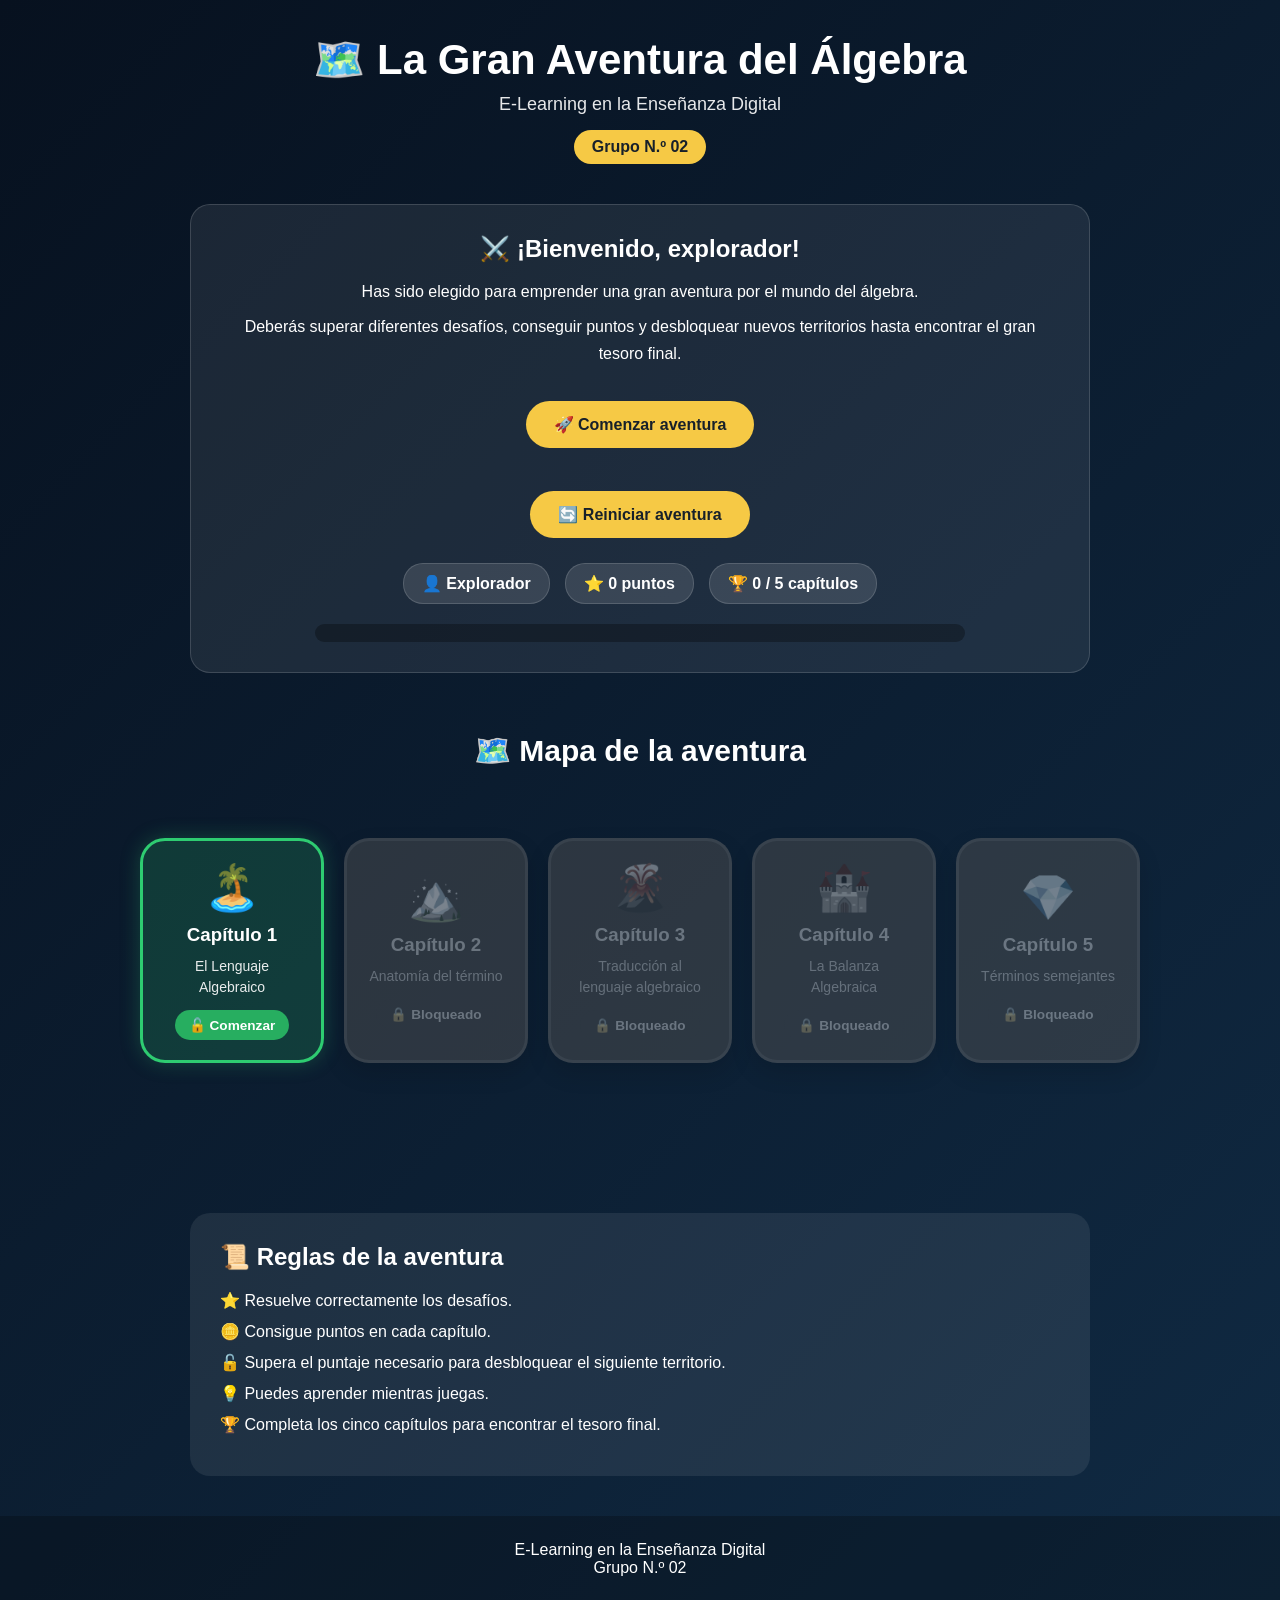
<file: index.html>
<!DOCTYPE html>
<html lang="es">
<head>
    <meta charset="UTF-8">
    <meta name="viewport" content="width=device-width, initial-scale=1.0">

    <title>La Gran Aventura del Álgebra</title>

    <link rel="stylesheet" href="css/estilos.css">
    <link rel="stylesheet" href="css/mapa.css">
</head>

<body>

    <!-- ENCABEZADO -->

    <header>

        <h1>🗺️ La Gran Aventura del Álgebra</h1>

        <p>
            E-Learning en la Enseñanza Digital
        </p>

        <div class="grupo">
            Grupo N.º 02
        </div>

    </header>


    <!-- BIENVENIDA -->

    <section class="bienvenida">

        <h2>⚔️ ¡Bienvenido, explorador!</h2>

        <p>
            Has sido elegido para emprender una gran aventura
            por el mundo del álgebra.
        </p>

        <p>
            Deberás superar diferentes desafíos, conseguir puntos
            y desbloquear nuevos territorios hasta encontrar
            el gran tesoro final.
        </p>

        <button class="btn" onclick="comenzarAventura()">
            🚀 Comenzar aventura
        </button>
        <br><br>

<button
    class="btn"
    onclick="reiniciarAventura()"
>
    🔄 Reiniciar aventura
</button>
        <div class="panel-progreso">

    <div class="dato-progreso">
        👤 <span id="nombreMostrar">
            Explorador
        </span>
    </div>

    <div class="dato-progreso">
        ⭐ <span id="puntos">0</span> puntos
    </div>

    <div class="dato-progreso">
        🏆 <span id="textoProgreso">
            0 / 5 capítulos
        </span>
    </div>

</div>


<div class="progreso-contenedor">

    <div
        id="barraProgreso"
        class="barra-progreso"
    ></div>

</div>

    </section>


    <!-- MAPA -->

    <section class="mapa">

    <h2>🗺️ Mapa de la aventura</h2>

    <div class="mapa-aventura">

        <div class="camino"></div>

        <div class="capitulos-mapa">

        <!-- CAPÍTULO 1 -->
        <div
            class="capitulo disponible"
            onclick="abrirCapitulo(1)"
        >

            <div class="numero">🏝️</div>

            <h3>Capítulo 1</h3>

            <p>
                El Lenguaje Algebraico
            </p>

            <span class="estado disponible">
                🔓 Comenzar
            </span>

        </div>


        <!-- CAPÍTULO 2 -->
        <div
            class="capitulo bloqueado"
            id="capitulo2"
        >

            <div class="numero">🏔️</div>

            <h3>Capítulo 2</h3>

            <p>
                Anatomía del término
            </p>

            <span class="estado bloqueado">
                🔒 Bloqueado
            </span>

        </div>


        <!-- CAPÍTULO 3 -->
        <div
            class="capitulo bloqueado"
            id="capitulo3"
        >

            <div class="numero">🌋</div>

            <h3>Capítulo 3</h3>

            <p>
                Traducción al lenguaje algebraico
            </p>

            <span class="estado bloqueado">
                🔒 Bloqueado
            </span>

        </div>


        <!-- CAPÍTULO 4 -->
        <div
            class="capitulo bloqueado"
            id="capitulo4"
        >

            <div class="numero">🏰</div>

            <h3>Capítulo 4</h3>

            <p>
                La Balanza Algebraica
            </p>

            <span class="estado bloqueado">
                🔒 Bloqueado
            </span>

        </div>


        <!-- CAPÍTULO 5 -->
        <div
            class="capitulo bloqueado"
            id="capitulo5"
        >

            <div class="numero">💎</div>

            <h3>Capítulo 5</h3>

            <p>
                Términos semejantes
            </p>

            <span class="estado bloqueado">
                🔒 Bloqueado
            </span>

        </div>

    </div>

</section>


    <!-- REGLAS -->

    <section class="reglas">

        <h2>📜 Reglas de la aventura</h2>

        <ul>

            <li>
                ⭐ Resuelve correctamente los desafíos.
            </li>

            <li>
                🪙 Consigue puntos en cada capítulo.
            </li>

            <li>
                🔓 Supera el puntaje necesario para desbloquear
                el siguiente territorio.
            </li>

            <li>
                💡 Puedes aprender mientras juegas.
            </li>

            <li>
                🏆 Completa los cinco capítulos para encontrar
                el tesoro final.
            </li>

        </ul>

    </section>


    <!-- PIE -->

    <footer>

        <p>
            E-Learning en la Enseñanza Digital
        </p>

        <p>
            Grupo N.º 02
        </p>

    </footer>


    <!-- JAVASCRIPT -->

<script src="js/progreso.js"></script>
<script src="js/app.js"></script>

</body>
</html>
</file>
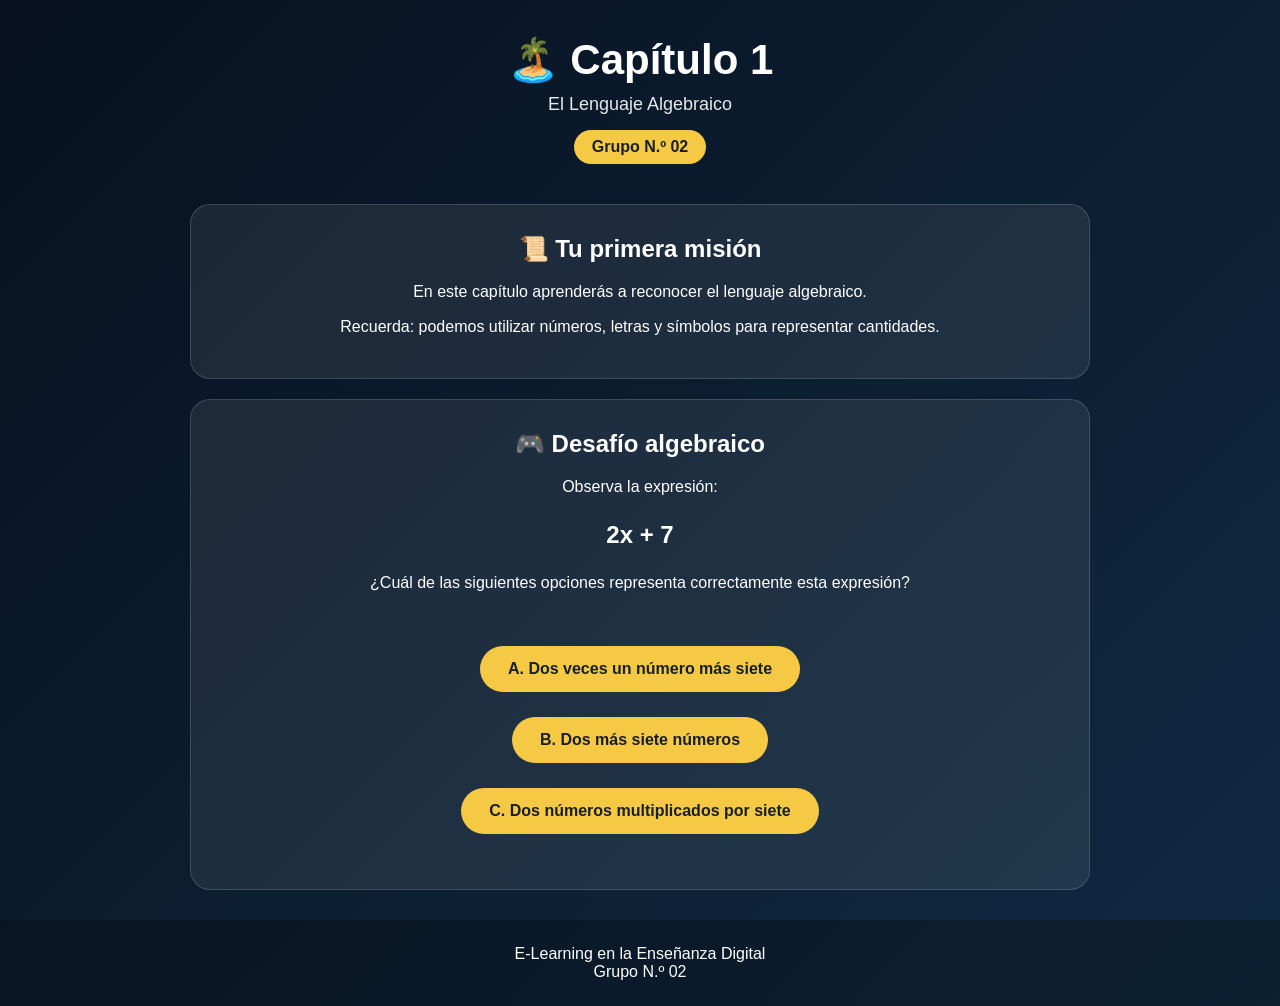
<file: capitulos/capitulo1.html>
<!DOCTYPE html>

<html lang="es">

<head>

    <meta charset="UTF-8">

    <meta
        name="viewport"
        content="width=device-width, initial-scale=1.0"
    >

    <title>Capítulo 1 - El Lenguaje Algebraico</title>

    <link
        rel="stylesheet"
        href="../css/estilos.css"
    >

</head>


<body>


<header>

    <h1>🏝️ Capítulo 1</h1>

    <p>
        El Lenguaje Algebraico
    </p>

    <div class="grupo">
        Grupo N.º 02
    </div>

</header>


<section class="bienvenida">

    <h2>
        📜 Tu primera misión
    </h2>

    <p>
        En este capítulo aprenderás a reconocer
        el lenguaje algebraico.
    </p>

    <p>
        Recuerda: podemos utilizar números,
        letras y símbolos para representar
        cantidades.
    </p>

</section>


<section class="bienvenida">

    <h2>
        🎮 Desafío algebraico
    </h2>

    <p>
        Observa la expresión:
    </p>

    <h2 style="margin: 20px;">
        2x + 7
    </h2>

    <p>
        ¿Cuál de las siguientes opciones
        representa correctamente esta expresión?
    </p>


    <div style="margin-top: 25px;">

        <button
            class="btn"
            onclick="responder(1)"
        >
            A. Dos veces un número más siete
        </button>

        <br>

        <button
            class="btn"
            onclick="responder(2)"
        >
            B. Dos más siete números
        </button>

        <br>

        <button
            class="btn"
            onclick="responder(3)"
        >
            C. Dos números multiplicados por siete
        </button>

    </div>


    <div
        id="resultado"
        style="
            margin-top:25px;
            font-size:20px;
            font-weight:bold;
        "
    ></div>

</section>


<footer>

    <p>
        E-Learning en la Enseñanza Digital
    </p>

    <p>
        Grupo N.º 02
    </p>

</footer>


<script src="../js/progreso.js"></script>


<script>

function responder(opcion) {

    const resultado =
        document.getElementById("resultado");


    if (opcion === 1) {

        resultado.innerHTML =
            "🎉 ¡Excelente! Respuesta correcta.<br>" +
            "Has ganado 100 puntos. ⭐";

        sumarPuntos(100);

        completarCapitulo(1);

        setTimeout(function() {

            alert(
                "🏆 ¡CAPÍTULO 1 SUPERADO!\n\n" +
                "Has desbloqueado el Capítulo 2."
            );

            window.location.href =
                "../index.html";

        }, 1500);


    } else {

        resultado.innerHTML =
            "❌ Respuesta incorrecta.<br>" +
            "💡 Recuerda que 2x significa " +
            "dos veces un número.";

    }

}

</script>


</body>

</html>
</file>
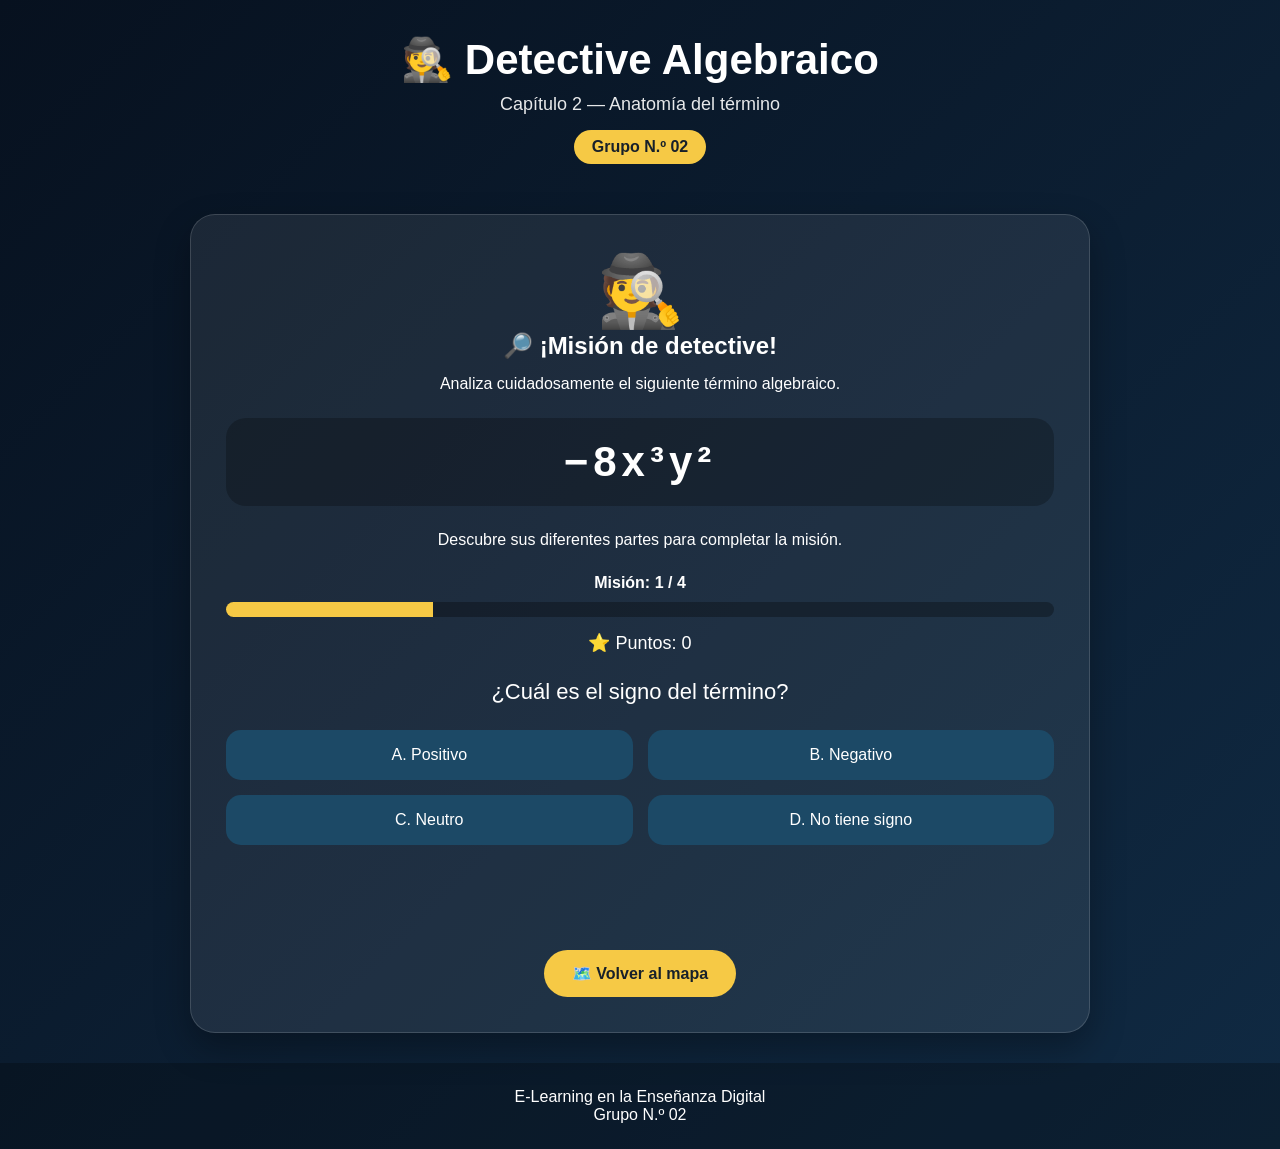
<file: capitulos/capitulo2.html>
<!DOCTYPE html>
<html lang="es">

<head>

    <meta charset="UTF-8">

    <meta
        name="viewport"
        content="width=device-width, initial-scale=1.0"
    >

    <title>Capítulo 2 - Detective Algebraico</title>

    <link
        rel="stylesheet"
        href="../css/estilos.css"
    >

    <style>

        /* =================================
           DETECTIVE ALGEBRAICO
        ================================= */

        .detective {

            max-width: 900px;

            margin: 30px auto;

            padding: 35px;

            text-align: center;

            background:
                rgba(255,255,255,0.08);

            border-radius: 25px;

            border:
                1px solid rgba(255,255,255,0.15);

            box-shadow:
                0 15px 35px rgba(0,0,0,0.3);

        }


        .personaje {

            font-size: 70px;

            animation:
                detectiveFlota 2s
                ease-in-out infinite;

        }


        @keyframes detectiveFlota {

            0% {
                transform: translateY(0);
            }

            50% {
                transform: translateY(-10px);
            }

            100% {
                transform: translateY(0);
            }

        }


        .termino {

            margin: 25px 0;

            padding: 20px;

            border-radius: 20px;

            background:
                rgba(0,0,0,0.25);

            font-size: 42px;

            font-weight: bold;

            letter-spacing: 5px;

        }


        .pregunta {

            margin-top: 25px;

            font-size: 22px;

        }


        .opciones {

            display: grid;

            grid-template-columns:
                repeat(2, 1fr);

            gap: 15px;

            margin-top: 25px;

        }


        .opcion {

            padding: 16px;

            border: none;

            border-radius: 15px;

            background: #1c4966;

            color: white;

            font-size: 16px;

            cursor: pointer;

            transition: 0.3s;

        }


        .opcion:hover {

            transform:
                translateY(-4px);

            background: #276589;

        }


        .correcta {

            background: #27ae60 !important;

        }


        .incorrecta {

            background: #c0392b !important;

        }


        .resultado {

            min-height: 60px;

            margin-top: 25px;

            font-size: 19px;

            font-weight: bold;

        }


        .progreso-juego {

            margin-top: 25px;

            font-weight: bold;

        }


        .barra-juego {

            height: 15px;

            margin-top: 10px;

            background:
                rgba(0,0,0,0.3);

            border-radius: 20px;

            overflow: hidden;

        }


        .barra-juego-interior {

            width: 25%;

            height: 100%;

            background: #f6c945;

            transition:
                width 0.5s ease;

        }


        .puntos-juego {

            margin-top: 15px;

            font-size: 18px;

        }


        .volver {

            margin-top: 20px;

        }


        @media (max-width: 600px) {

            .opciones {

                grid-template-columns: 1fr;

            }

            .termino {

                font-size: 30px;

            }

        }

    </style>

</head>


<body>


<header>

    <h1>🕵️ Detective Algebraico</h1>

    <p>
        Capítulo 2 — Anatomía del término
    </p>

    <div class="grupo">
        Grupo N.º 02
    </div>

</header>


<section class="detective">

    <div class="personaje">
        🕵️
    </div>


    <h2>
        🔎 ¡Misión de detective!
    </h2>


    <p style="margin-top:15px;">

        Analiza cuidadosamente el siguiente
        término algebraico.

    </p>


    <div class="termino">

        −8x³y²

    </div>


    <p>

        Descubre sus diferentes partes
        para completar la misión.

    </p>


    <!-- PROGRESO -->

    <div class="progreso-juego">

        Misión:

        <span id="numeroPregunta">
            1
        </span>
        / 4

        <div class="barra-juego">

            <div
                id="barraJuego"
                class="barra-juego-interior"
            ></div>

        </div>

    </div>


    <!-- PUNTOS -->

    <div class="puntos-juego">

        ⭐ Puntos:

        <span id="puntosJuego">
            0
        </span>

    </div>


    <!-- PREGUNTA -->

    <div class="pregunta">

        ¿Cuál es el signo del término?

    </div>


    <!-- OPCIONES -->

    <div
        id="opciones"
        class="opciones"
    >

        <button
            class="opcion"
            onclick="responder(1)"
        >
            A. Positivo
        </button>


        <button
            class="opcion"
            onclick="responder(2)"
        >
            B. Negativo
        </button>


        <button
            class="opcion"
            onclick="responder(3)"
        >
            C. Neutro
        </button>


        <button
            class="opcion"
            onclick="responder(4)"
        >
            D. No tiene signo
        </button>

    </div>


    <!-- RESULTADO -->

    <div
        id="resultado"
        class="resultado"
    ></div>


    <!-- VOLVER -->

    <button
        class="btn volver"
        onclick="volverMapa()"
    >
        🗺️ Volver al mapa
    </button>

</section>


<footer>

    <p>
        E-Learning en la Enseñanza Digital
    </p>

    <p>
        Grupo N.º 02
    </p>

</footer>


<script src="../js/progreso.js"></script>


<script>

    /* =================================
       PREGUNTAS
    ================================= */

    const preguntas = [

        {
            pregunta:
                "¿Cuál es el signo del término?",

            opciones: [
                "A. Positivo",
                "B. Negativo",
                "C. Neutro",
                "D. No tiene signo"
            ],

            correcta: 2,

            explicacion:
                "El signo es negativo porque el término comienza con −."
        },


        {
            pregunta:
                "¿Cuál es el coeficiente?",

            opciones: [
                "A. −8",
                "B. 8",
                "C. x",
                "D. 3"
            ],

            correcta: 1,

            explicacion:
                "El coeficiente es −8, porque acompaña a la parte literal."
        },


        {
            pregunta:
                "¿Cuál es la parte literal?",

            opciones: [
                "A. −8",
                "B. 3",
                "C. x³y²",
                "D. −8x"
            ],

            correcta: 3,

            explicacion:
                "La parte literal está formada por las letras y sus exponentes: x³y²."
        },


        {
            pregunta:
                "¿Cuáles son los exponentes?",

            opciones: [
                "A. −8 y 3",
                "B. 3 y 2",
                "C. 8 y 2",
                "D. x e y"
            ],

            correcta: 2,

            explicacion:
                "Los exponentes son 3 para x y 2 para y."
        }

    ];


    let preguntaActual = 0;

    let puntos = 0;

    let respondida = false;


    /* =================================
       MOSTRAR PREGUNTA
    ================================= */

    function mostrarPregunta() {

        respondida = false;

        const pregunta =
            preguntas[preguntaActual];


        document.querySelector(
            ".pregunta"
        ).textContent =
            pregunta.pregunta;


        const contenedor =
            document.getElementById(
                "opciones"
            );


        contenedor.innerHTML = "";


        pregunta.opciones.forEach(
            function(opcion, indice) {

                const boton =
                    document.createElement(
                        "button"
                    );


                boton.className =
                    "opcion";


                boton.textContent =
                    opcion;


                boton.onclick =
                    function() {

                        responder(
                            indice + 1
                        );

                    };


                contenedor.appendChild(
                    boton
                );

            }
        );


        document.getElementById(
            "numeroPregunta"
        ).textContent =
            preguntaActual + 1;


        document.getElementById(
            "barraJuego"
        ).style.width =
            (
                (preguntaActual + 1) / 4
            ) * 100 + "%";


        document.getElementById(
            "resultado"
        ).textContent = "";

    }


    /* =================================
       RESPONDER
    ================================= */

    function responder(opcion) {

        if (respondida) return;

        respondida = true;


        const pregunta =
            preguntas[preguntaActual];


        const botones =
            document.querySelectorAll(
                ".opcion"
            );


        if (
            opcion ===
            pregunta.correcta
        ) {

            puntos += 25;


            botones[
                opcion - 1
            ].classList.add(
                "correcta"
            );


            document.getElementById(
                "resultado"
            ).innerHTML =
                "🎉 ¡Correcto!<br>" +
                pregunta.explicacion;


        } else {

            botones[
                opcion - 1
            ].classList.add(
                "incorrecta"
            );


            document.getElementById(
                "resultado"
            ).innerHTML =
                "❌ No es correcto.<br>" +
                "💡 " +
                pregunta.explicacion;

        }


        document.getElementById(
            "puntosJuego"
        ).textContent =
            puntos;


        setTimeout(
            siguientePregunta,
            1600
        );

    }


    /* =================================
       SIGUIENTE PREGUNTA
    ================================= */

    function siguientePregunta() {

        preguntaActual++;


        if (
            preguntaActual <
            preguntas.length
        ) {

            mostrarPregunta();

        } else {

            finalizarCapitulo();

        }

    }


    /* =================================
       FINALIZAR
    ================================= */

    function finalizarCapitulo() {

        const resultado =
            document.getElementById(
                "resultado"
            );


        if (puntos >= 80) {

            sumarPuntos(puntos);

            completarCapitulo(2);


            resultado.innerHTML =

                "🏆 ¡MISIÓN COMPLETADA!<br><br>" +

                "Has obtenido " +
                puntos +
                " puntos. ⭐<br><br>" +

                "🔓 ¡El Capítulo 3 ha sido desbloqueado!";


            document.getElementById(
                "opciones"
            ).innerHTML = "";


            setTimeout(
                function() {

                    window.location.href =
                        "../index.html";

                },
                3000
            );


        } else {

            resultado.innerHTML =

                "😔 Necesitas al menos " +
                "80 puntos para superar " +
                "este capítulo.<br><br>" +

                "Tu puntuación: " +
                puntos +
                " puntos.<br><br>" +

                "🔄 Puedes intentarlo nuevamente.";


            document.getElementById(
                "opciones"
            ).innerHTML =

                '<button class="btn" ' +
                'onclick="reiniciarJuego()">' +
                '🔄 Intentar nuevamente' +
                '</button>';

        }

    }


    /* =================================
       REINICIAR JUEGO
    ================================= */

    function reiniciarJuego() {

        preguntaActual = 0;

        puntos = 0;

        document.getElementById(
            "puntosJuego"
        ).textContent = "0";


        mostrarPregunta();

    }


    /* =================================
       VOLVER AL MAPA
    ================================= */

    function volverMapa() {

        window.location.href =
            "../index.html";

    }


    /* =================================
       INICIAR
    ================================= */

    mostrarPregunta();

</script>


</body>

</html>
</file>
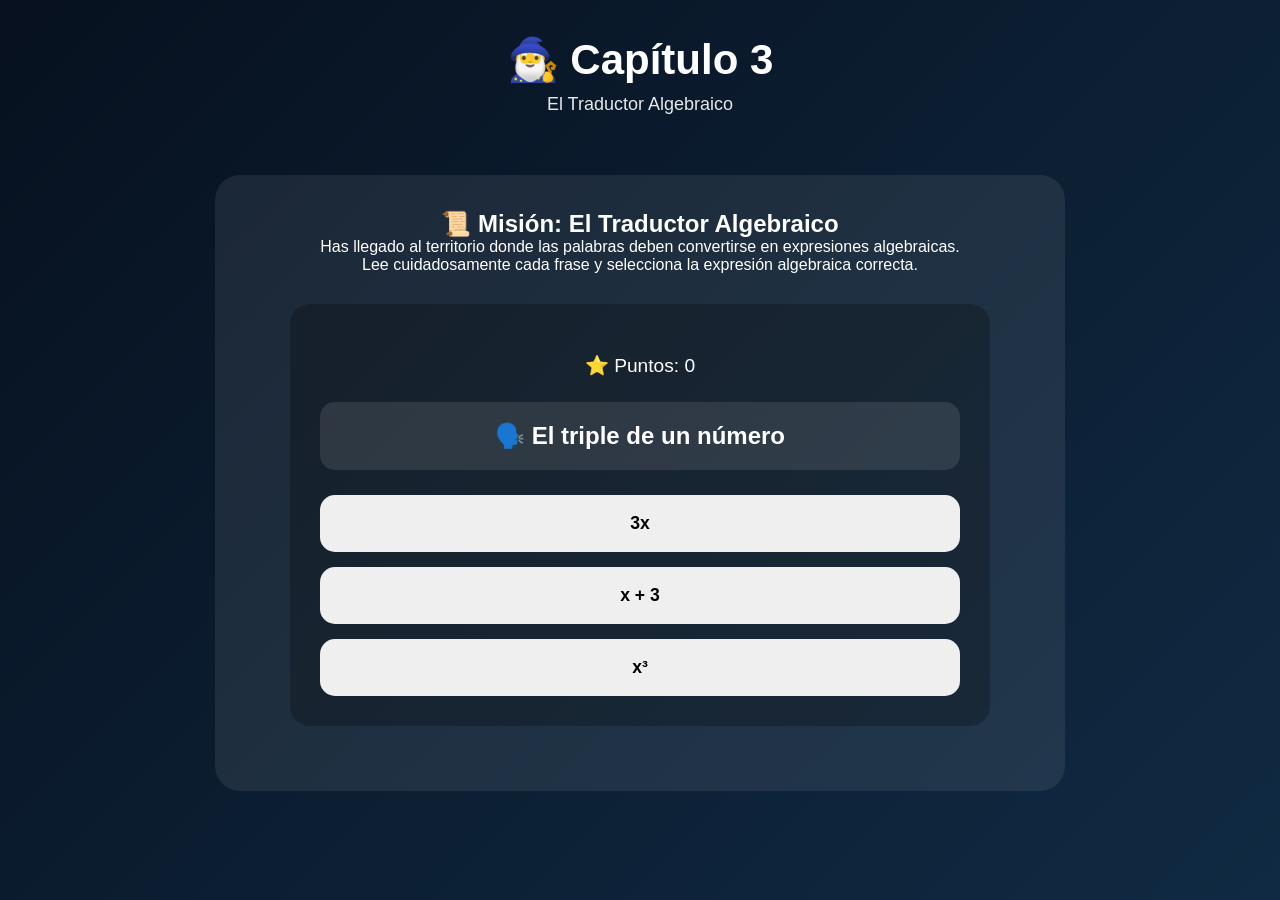
<file: capitulos/capitulo3.html>
<!DOCTYPE html>
<html lang="es">

<head>
    <meta charset="UTF-8">

    <meta name="viewport"
        content="width=device-width, initial-scale=1.0">

    <title>Capítulo 3 - El Traductor Algebraico</title>

    <link rel="stylesheet"
        href="../css/estilos.css">

    <style>

        .mision {
            max-width: 850px;
            margin: 40px auto;
            padding: 35px;
            background: rgba(255,255,255,0.08);
            border-radius: 25px;
            text-align: center;
        }

        .traductor {
            margin: 30px auto;
            padding: 30px;
            max-width: 700px;
            background: rgba(0,0,0,0.25);
            border-radius: 20px;
        }

        .frase {
            font-size: 1.5rem;
            font-weight: bold;
            margin: 25px 0;
            padding: 20px;
            border-radius: 15px;
            background: rgba(255,255,255,0.1);
        }

        .opciones {
            display: grid;
            grid-template-columns: 1fr;
            gap: 15px;
            margin-top: 25px;
        }

        .opcion {
            padding: 18px;
            border: none;
            border-radius: 15px;
            font-size: 1.1rem;
            font-weight: bold;
            cursor: pointer;
            transition: 0.3s;
        }

        .opcion:hover {
            transform: scale(1.03);
        }

        .correcta {
            background: #2ecc71 !important;
            color: white;
        }

        .incorrecta {
            background: #e74c3c !important;
            color: white;
        }

        .retroalimentacion {
            margin-top: 25px;
            padding: 18px;
            border-radius: 15px;
            display: none;
            font-weight: bold;
        }

        .puntuacion {
            font-size: 1.2rem;
            margin-top: 20px;
        }

        .boton-siguiente {
            margin-top: 25px;
            padding: 15px 30px;
            border: none;
            border-radius: 15px;
            background: #f6c945;
            color: #222;
            font-weight: bold;
            cursor: pointer;
            display: none;
        }

        .boton-siguiente:hover {
            transform: scale(1.05);
        }

        .mensaje-final {
            display: none;
            margin-top: 30px;
            padding: 30px;
            border-radius: 20px;
            background: rgba(46,204,113,0.2);
        }

        .explicacion {
            margin-top: 15px;
            font-weight: normal;
        }

    </style>
</head>

<body>

<header>

    <h1>🧙‍♂️ Capítulo 3</h1>

    <p>
        El Traductor Algebraico
    </p>

</header>


<main class="mision">

    <h2>📜 Misión: El Traductor Algebraico</h2>

    <p>
        Has llegado al territorio donde las palabras
        deben convertirse en expresiones algebraicas.
    </p>

    <p>
        Lee cuidadosamente cada frase y selecciona
        la expresión algebraica correcta.
    </p>


    <div class="traductor">

        <div class="puntuacion">
            ⭐ Puntos:
            <span id="puntosJuego">0</span>
        </div>


        <div class="frase" id="frase">
            Cargando misión...
        </div>


        <div class="opciones" id="opciones">
        </div>


        <div
            class="retroalimentacion"
            id="retroalimentacion">
        </div>


        <button
            class="boton-siguiente"
            id="siguiente"
            onclick="siguientePregunta()">

            ➡️ Siguiente desafío

        </button>


        <div
            class="mensaje-final"
            id="mensajeFinal">

            <h2>🏆 ¡MISIÓN COMPLETADA!</h2>

            <p>
                ¡Excelente trabajo, explorador!
            </p>

            <p>
                Has demostrado que puedes traducir
                correctamente el lenguaje verbal
                al lenguaje algebraico.
            </p>

            <p>
                🔓 ¡El Capítulo 4 ha sido desbloqueado!
            </p>

            <button
                class="boton-siguiente"
                style="display:inline-block"
                onclick="volverMapa()">

                🗺️ Volver al mapa

            </button>

        </div>

    </div>

</main>


<script src="../js/progreso.js"></script>


<script>

const preguntas = [

    {
        frase: "El triple de un número",
        opciones: [
            "3x",
            "x + 3",
            "x³"
        ],
        correcta: 0,
        explicacion:
            "El triple significa multiplicar por 3: 3x."
    },

    {
        frase: "La mitad de un número",
        opciones: [
            "2x",
            "x / 2",
            "x - 2"
        ],
        correcta: 1,
        explicacion:
            "La mitad significa dividir entre 2: x/2."
    },

    {
        frase: "El cuadrado de un número",
        opciones: [
            "2x",
            "x + 2",
            "x²"
        ],
        correcta: 2,
        explicacion:
            "El cuadrado de un número se representa como x²."
    },

    {
        frase: "El triple de un número aumentado en 5",
        opciones: [
            "3x + 5",
            "3(x + 5)",
            "x + 15"
        ],
        correcta: 0,
        explicacion:
            "Primero tenemos el triple del número: 3x. Luego aumentamos 5: 3x + 5."
    },

    {
        frase: "El triple de la suma de un número y 5",
        opciones: [
            "3x + 5",
            "3(x + 5)",
            "x + 3 + 5"
        ],
        correcta: 1,
        explicacion:
            "La expresión indica que todo el contenido x + 5 se multiplica por 3: 3(x + 5)."
    }

];


let preguntaActual = 0;

let puntosJuego = 0;

let respondida = false;


const frase =
    document.getElementById("frase");

const opciones =
    document.getElementById("opciones");

const retroalimentacion =
    document.getElementById("retroalimentacion");

const siguiente =
    document.getElementById("siguiente");

const puntos =
    document.getElementById("puntosJuego");

const mensajeFinal =
    document.getElementById("mensajeFinal");


function cargarPregunta() {

    respondida = false;

    retroalimentacion.style.display =
        "none";

    siguiente.style.display =
        "none";

    opciones.innerHTML = "";


    const pregunta =
        preguntas[preguntaActual];


    frase.textContent =
        "🗣️ " + pregunta.frase;


    pregunta.opciones.forEach(
        (opcion, indice) => {

            const boton =
                document.createElement("button");

            boton.className =
                "opcion";

            boton.textContent =
                opcion;

            boton.onclick = function() {

                comprobarRespuesta(
                    indice
                );

            };

            opciones.appendChild(
                boton
            );

        }
    );

}


function comprobarRespuesta(indice) {

    if (respondida) return;

    respondida = true;


    const pregunta =
        preguntas[preguntaActual];


    const botones =
        document.querySelectorAll(
            ".opcion"
        );


    botones.forEach(
        boton => {
            boton.disabled = true;
        }
    );


    retroalimentacion.style.display =
        "block";


    if (indice === pregunta.correcta) {

        botones[indice]
            .classList.add("correcta");


        puntosJuego += 20;


        puntos.textContent =
            puntosJuego;


        retroalimentacion.innerHTML =
            "✅ ¡Correcto!<div class='explicacion'>" +
            pregunta.explicacion +
            "</div>";


        retroalimentacion.style.background =
            "rgba(46,204,113,0.2)";


    } else {

        botones[indice]
            .classList.add("incorrecta");


        botones[pregunta.correcta]
            .classList.add("correcta");


        retroalimentacion.innerHTML =
            "❌ No es correcto.<div class='explicacion'>" +
            pregunta.explicacion +
            "</div>";


        retroalimentacion.style.background =
            "rgba(231,76,60,0.2)";

    }


    if (
        preguntaActual <
        preguntas.length - 1
    ) {

        siguiente.style.display =
            "inline-block";

    } else {

        finalizarCapitulo();

    }

}


function siguientePregunta() {

    preguntaActual++;

    cargarPregunta();

}


function finalizarCapitulo() {

    if (puntosJuego >= 80) {

        sumarPuntos(puntosJuego);

        completarCapitulo(3);


        setTimeout(
            () => {

                mensajeFinal.style.display =
                    "block";

            },
            500
        );

    } else {

        setTimeout(
            () => {

                alert(
                    "⚠️ Necesitas obtener al menos 80 puntos para superar este capítulo.\n\n" +
                    "Puedes volver a intentarlo."
                );

                location.reload();

            },
            500
        );

    }

}


function volverMapa() {

    window.location.href =
        "../index.html";

}


cargarPregunta();

</script>

</body>

</html>
</file>
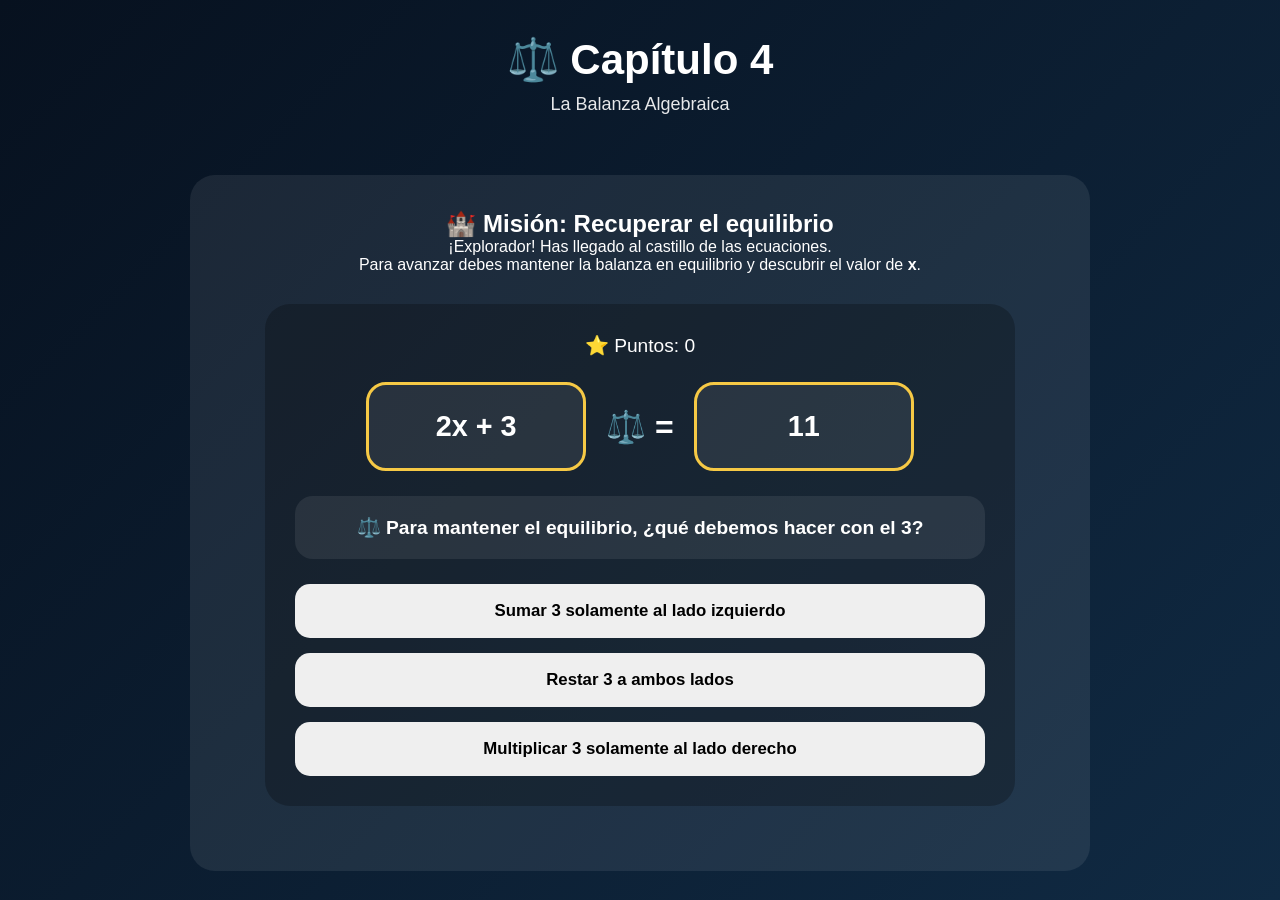
<file: capitulos/capitulo4.html>
<!DOCTYPE html>
<html lang="es">

<head>
    <meta charset="UTF-8">

    <meta name="viewport"
        content="width=device-width, initial-scale=1.0">

    <title>Capítulo 4 - La Balanza Algebraica</title>

    <link rel="stylesheet"
        href="../css/estilos.css">

    <style>

        .mision {
            max-width: 900px;
            margin: 40px auto;
            padding: 35px;
            background: rgba(255,255,255,0.08);
            border-radius: 25px;
            text-align: center;
        }

        .balanza {
            max-width: 750px;
            margin: 30px auto;
            padding: 30px;
            background: rgba(0,0,0,0.25);
            border-radius: 25px;
        }

        .ecuacion {
            display: flex;
            justify-content: center;
            align-items: center;
            gap: 20px;
            margin: 25px 0;
            flex-wrap: wrap;
        }

        .lado {
            min-width: 220px;
            padding: 25px;
            border: 3px solid #f6c945;
            border-radius: 20px;
            background: rgba(255,255,255,0.08);
            font-size: 1.8rem;
            font-weight: bold;
        }

        .igual {
            font-size: 2rem;
            font-weight: bold;
        }

        .pregunta {
            margin: 25px 0;
            padding: 20px;
            background: rgba(255,255,255,0.08);
            border-radius: 18px;
            font-size: 1.2rem;
            font-weight: bold;
        }

        .opciones {
            display: grid;
            grid-template-columns: 1fr;
            gap: 15px;
        }

        .opcion {
            padding: 17px;
            border: none;
            border-radius: 15px;
            cursor: pointer;
            font-size: 1.05rem;
            font-weight: bold;
            transition: 0.3s;
        }

        .opcion:hover {
            transform: scale(1.03);
        }

        .opcion:disabled {
            cursor: default;
        }

        .correcta {
            background: #2ecc71 !important;
            color: white;
        }

        .incorrecta {
            background: #e74c3c !important;
            color: white;
        }

        .retroalimentacion {
            display: none;
            margin-top: 20px;
            padding: 18px;
            border-radius: 15px;
            font-weight: bold;
        }

        .siguiente {
            display: none;
            margin-top: 25px;
            padding: 15px 30px;
            border: none;
            border-radius: 15px;
            background: #f6c945;
            color: #222;
            font-weight: bold;
            cursor: pointer;
        }

        .siguiente:hover {
            transform: scale(1.05);
        }

        .puntuacion {
            font-size: 1.2rem;
            margin-bottom: 20px;
        }

        .paso {
            margin: 15px 0;
            padding: 15px;
            border-radius: 15px;
            background: rgba(255,255,255,0.08);
        }

        .final {
            display: none;
            margin-top: 30px;
            padding: 30px;
            border-radius: 20px;
            background: rgba(46,204,113,0.2);
        }

    </style>

</head>


<body>

<header>

    <h1>⚖️ Capítulo 4</h1>

    <p>
        La Balanza Algebraica
    </p>

</header>


<main class="mision">

    <h2>🏰 Misión: Recuperar el equilibrio</h2>

    <p>
        ¡Explorador! Has llegado al castillo de las ecuaciones.
    </p>

    <p>
        Para avanzar debes mantener la balanza en equilibrio
        y descubrir el valor de <strong>x</strong>.
    </p>


    <div class="balanza">

        <div class="puntuacion">

            ⭐ Puntos:
            <span id="puntosJuego">0</span>

        </div>


        <div class="ecuacion">

            <div class="lado" id="ladoIzquierdo">
                2x + 3
            </div>

            <div class="igual">
                ⚖️ =
            </div>

            <div class="lado" id="ladoDerecho">
                11
            </div>

        </div>


        <div class="pregunta"
            id="pregunta">

            Cargando desafío...

        </div>


        <div class="opciones"
            id="opciones">
        </div>


        <div class="retroalimentacion"
            id="retroalimentacion">
        </div>


        <button
            class="siguiente"
            id="siguiente"
            onclick="siguientePregunta()">

            ➡️ Siguiente paso

        </button>


        <div
            class="final"
            id="final">

            <h2>🏆 ¡MISIÓN COMPLETADA!</h2>

            <p>
                ¡Has conseguido equilibrar la balanza!
            </p>

            <div class="paso">
                <strong>2x + 3 = 11</strong>
            </div>

            <div class="paso">
                ➖ Restamos 3 a ambos lados
                <br>
                <strong>2x = 8</strong>
            </div>

            <div class="paso">
                ➗ Dividimos ambos lados entre 2
                <br>
                <strong>x = 4</strong>
            </div>

            <p>
                🎯 El valor de la incógnita es:
                <strong>x = 4</strong>
            </p>

            <p>
                🔓 ¡El Capítulo 5 ha sido desbloqueado!
            </p>

            <button
                class="siguiente"
                style="display:inline-block"
                onclick="volverMapa()">

                🗺️ Volver al mapa

            </button>

        </div>

    </div>

</main>


<script src="../js/progreso.js"></script>


<script>

const preguntas = [

    {
        pregunta:
            "⚖️ Para mantener el equilibrio, ¿qué debemos hacer con el 3?",
        opciones: [
            "Sumar 3 solamente al lado izquierdo",
            "Restar 3 a ambos lados",
            "Multiplicar 3 solamente al lado derecho"
        ],
        correcta: 1,
        explicacion:
            "Debemos hacer la misma operación en ambos lados. Restamos 3 a ambos lados."
    },

    {
        pregunta:
            "Después de restar 3 a ambos lados, ¿qué obtenemos?",
        opciones: [
            "2x = 8",
            "2x = 14",
            "x + 3 = 11"
        ],
        correcta: 0,
        explicacion:
            "Al restar 3: 2x + 3 - 3 = 11 - 3, por lo tanto 2x = 8."
    },

    {
        pregunta:
            "⚖️ Tenemos 2x = 8. ¿Qué operación permite encontrar x?",
        opciones: [
            "Sumar 2 a ambos lados",
            "Restar 8 a ambos lados",
            "Dividir ambos lados entre 2"
        ],
        correcta: 2,
        explicacion:
            "Como 2 multiplica a x, dividimos ambos lados entre 2."
    },

    {
        pregunta:
            "¿Cuál es el valor de x?",
        opciones: [
            "x = 2",
            "x = 4",
            "x = 8"
        ],
        correcta: 1,
        explicacion:
            "8 dividido entre 2 es 4. Por eso x = 4."
    },

    {
        pregunta:
            "🎯 Si x = 4, ¿cuánto vale 2x + 3?",
        opciones: [
            "7",
            "8",
            "11"
        ],
        correcta: 2,
        explicacion:
            "2(4) + 3 = 8 + 3 = 11. La respuesta coincide con el otro lado."
    }

];


let preguntaActual = 0;

let puntosJuego = 0;

let respondida = false;


const pregunta =
    document.getElementById("pregunta");

const opciones =
    document.getElementById("opciones");

const retroalimentacion =
    document.getElementById("retroalimentacion");

const siguiente =
    document.getElementById("siguiente");

const puntos =
    document.getElementById("puntosJuego");

const final =
    document.getElementById("final");


function cargarPregunta() {

    respondida = false;

    retroalimentacion.style.display =
        "none";

    siguiente.style.display =
        "none";

    opciones.innerHTML = "";


    const actual =
        preguntas[preguntaActual];


    pregunta.textContent =
        actual.pregunta;


    actual.opciones.forEach(
        (opcion, indice) => {

            const boton =
                document.createElement("button");

            boton.className =
                "opcion";

            boton.textContent =
                opcion;

            boton.onclick = function() {

                comprobarRespuesta(
                    indice
                );

            };

            opciones.appendChild(
                boton
            );

        }
    );

}


function comprobarRespuesta(indice) {

    if (respondida) return;

    respondida = true;


    const actual =
        preguntas[preguntaActual];


    const botones =
        document.querySelectorAll(
            ".opcion"
        );


    botones.forEach(
        boton => {
            boton.disabled = true;
        }
    );


    retroalimentacion.style.display =
        "block";


    if (indice === actual.correcta) {

        botones[indice]
            .classList.add("correcta");


        puntosJuego += 20;


        puntos.textContent =
            puntosJuego;


        retroalimentacion.innerHTML =
            "✅ ¡Correcto!<br><br>" +
            actual.explicacion;


        retroalimentacion.style.background =
            "rgba(46,204,113,0.2)";


    } else {

        botones[indice]
            .classList.add("incorrecta");


        botones[actual.correcta]
            .classList.add("correcta");


        retroalimentacion.innerHTML =
            "❌ Respuesta incorrecta.<br><br>" +
            actual.explicacion;


        retroalimentacion.style.background =
            "rgba(231,76,60,0.2)";

    }


    if (
        preguntaActual <
        preguntas.length - 1
    ) {

        siguiente.style.display =
            "inline-block";

    } else {

        finalizarCapitulo();

    }

}


function siguientePregunta() {

    preguntaActual++;

    cargarPregunta();

}


function finalizarCapitulo() {

    if (puntosJuego >= 80) {

        sumarPuntos(puntosJuego);

        completarCapitulo(4);


        setTimeout(
            () => {

                final.style.display =
                    "block";

            },
            500
        );

    } else {

        setTimeout(
            () => {

                alert(
                    "⚠️ Necesitas obtener al menos 80 puntos para superar el capítulo.\n\n" +
                    "Vuelve a intentarlo y consigue 80 puntos o más."
                );

                location.reload();

            },
            500
        );

    }

}


function volverMapa() {

    window.location.href =
        "../index.html";

}


cargarPregunta();

</script>

</body>

</html>
</file>
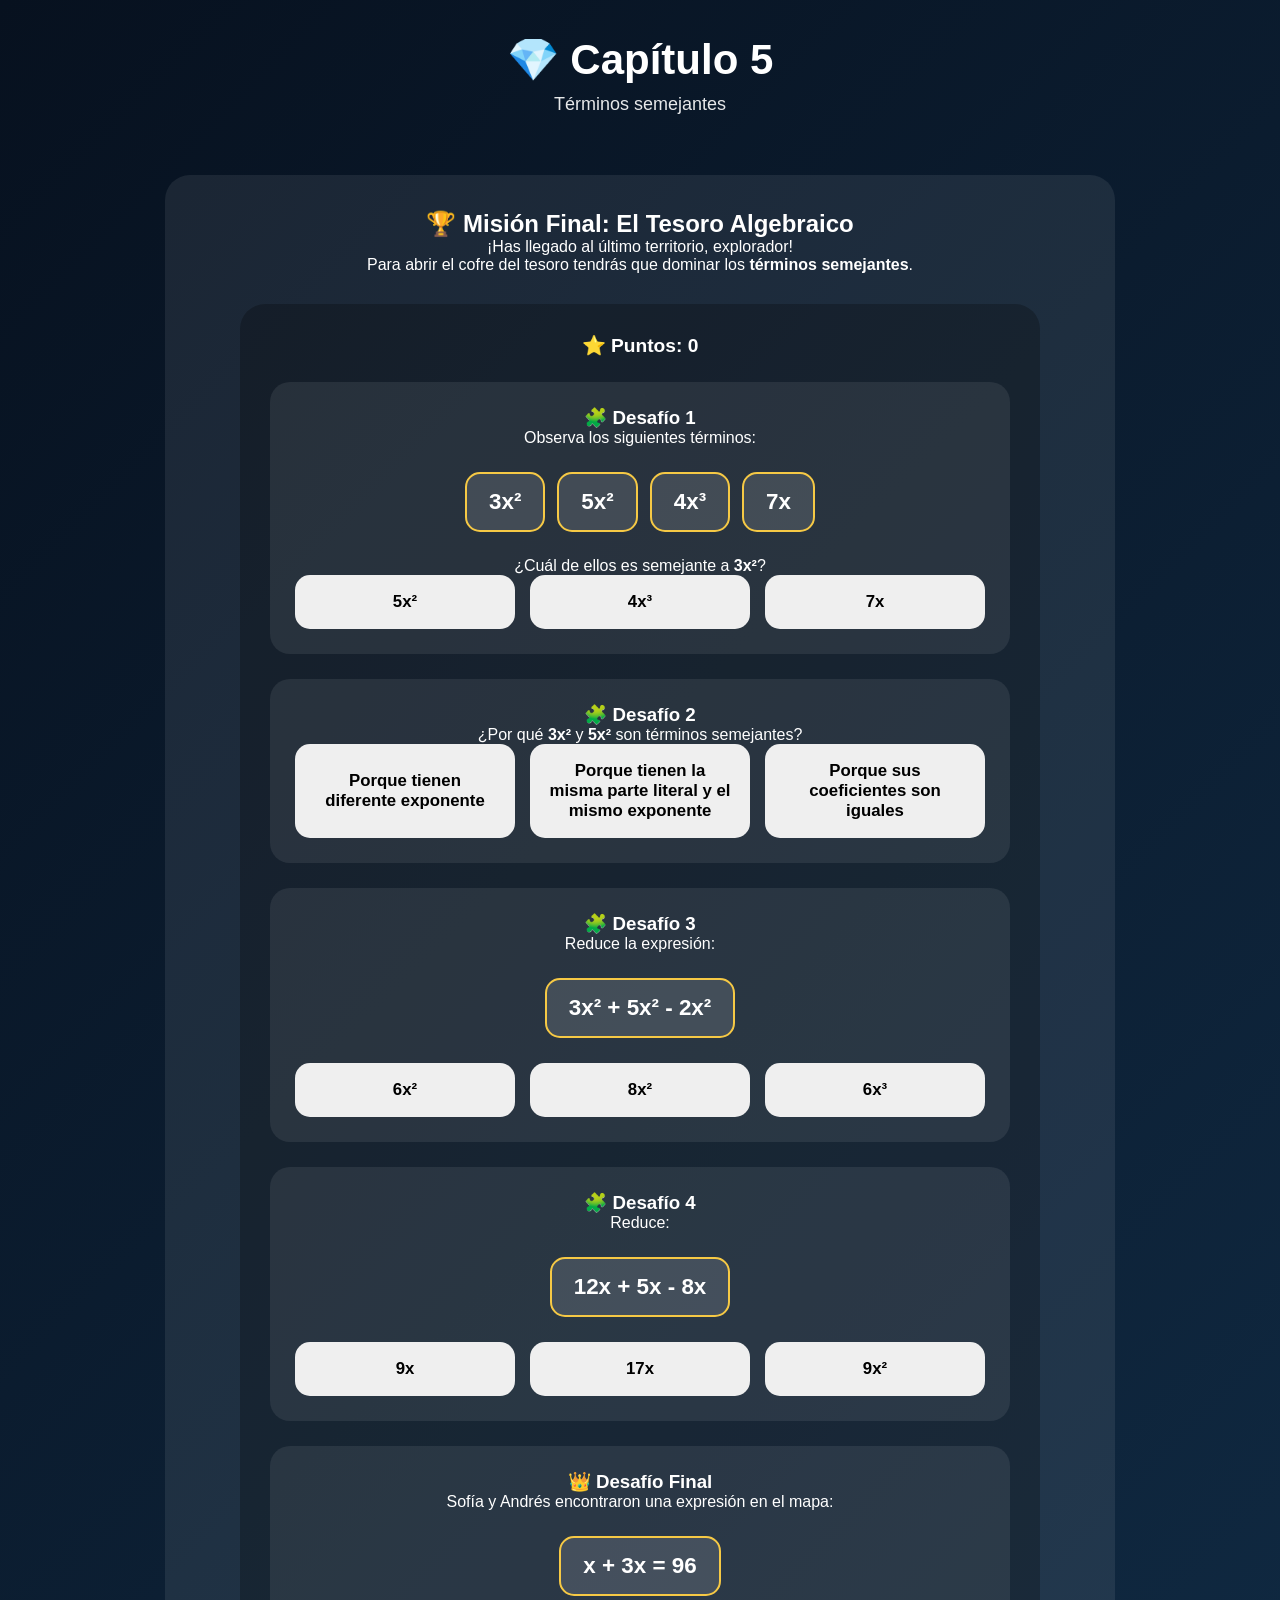
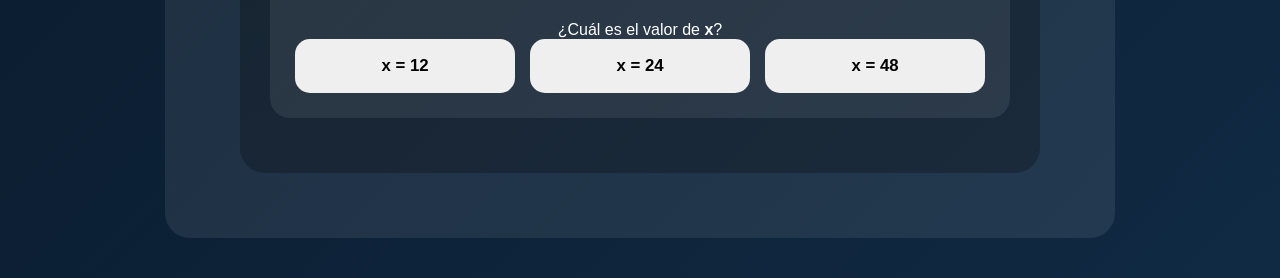
<file: capitulos/capitulo5.html>
<!DOCTYPE html>
<html lang="es">

<head>

    <meta charset="UTF-8">

    <meta name="viewport"
        content="width=device-width, initial-scale=1.0">

    <title>
        Capítulo 5 - Términos Semejantes
    </title>

    <link rel="stylesheet"
        href="../css/estilos.css">


    <style>

        .mision {
            max-width: 950px;
            margin: 40px auto;
            padding: 35px;
            background: rgba(255,255,255,0.08);
            border-radius: 25px;
            text-align: center;
        }


        .zona-juego {

            max-width: 800px;

            margin: 30px auto;

            padding: 30px;

            background: rgba(0,0,0,0.25);

            border-radius: 25px;

        }


        .puntuacion {

            font-size: 1.2rem;

            font-weight: bold;

            margin-bottom: 25px;

        }


        .desafio {

            padding: 25px;

            margin-bottom: 25px;

            background:
                rgba(255,255,255,0.08);

            border-radius: 20px;

        }


        .terminos {

            display: flex;

            justify-content: center;

            align-items: center;

            gap: 12px;

            flex-wrap: wrap;

            margin: 25px 0;

        }


        .termino {

            padding: 15px 22px;

            border-radius: 15px;

            background: rgba(255,255,255,0.12);

            border: 2px solid #f6c945;

            font-size: 1.4rem;

            font-weight: bold;

        }


        .opciones {

            display: grid;

            grid-template-columns:
                repeat(auto-fit, minmax(200px, 1fr));

            gap: 15px;

        }


        .opcion {

            padding: 17px;

            border: none;

            border-radius: 15px;

            font-size: 1.05rem;

            font-weight: bold;

            cursor: pointer;

            transition: 0.3s;

        }


        .opcion:hover {

            transform:
                scale(1.04);

        }


        .opcion:disabled {

            cursor: default;

        }


        .correcta {

            background:
                #2ecc71 !important;

            color: white;

        }


        .incorrecta {

            background:
                #e74c3c !important;

            color: white;

        }


        .retroalimentacion {

            display: none;

            margin-top: 20px;

            padding: 18px;

            border-radius: 15px;

            font-weight: bold;

        }


        .siguiente {

            display: none;

            margin-top: 25px;

            padding: 15px 30px;

            border: none;

            border-radius: 15px;

            background: #f6c945;

            color: #222;

            font-weight: bold;

            cursor: pointer;

        }


        .siguiente:hover {

            transform:
                scale(1.05);

        }


        .final {

            display: none;

            margin-top: 30px;

            padding: 35px;

            border-radius: 25px;

            background:
                rgba(46,204,113,0.2);

        }


        .cofre {

            font-size: 5rem;

            margin: 20px;

            animation:
                aparecer 1s ease;

        }


        .resultado-final {

            font-size: 1.8rem;

            font-weight: bold;

            margin: 20px;

        }


        @keyframes aparecer {

            from {

                transform:
                    scale(0);

                opacity: 0;

            }

            to {

                transform:
                    scale(1);

                opacity: 1;

            }

        }

    </style>

</head>


<body>


<header>

    <h1>
        💎 Capítulo 5
    </h1>

    <p>
        Términos semejantes
    </p>

</header>


<main class="mision">


    <h2>
        🏆 Misión Final: El Tesoro Algebraico
    </h2>


    <p>

        ¡Has llegado al último territorio,
        explorador!

    </p>


    <p>

        Para abrir el cofre del tesoro
        tendrás que dominar los
        <strong>términos semejantes</strong>.

    </p>


    <div class="zona-juego">


        <div class="puntuacion">

            ⭐ Puntos:
            <span id="puntosJuego">
                0
            </span>

        </div>


        <div class="desafio">


            <h3>
                🧩 Desafío 1
            </h3>


            <p>
                Observa los siguientes términos:
            </p>


            <div class="terminos">

                <div class="termino">
                    3x²
                </div>

                <div class="termino">
                    5x²
                </div>

                <div class="termino">
                    4x³
                </div>

                <div class="termino">
                    7x
                </div>

            </div>


            <p>
                ¿Cuál de ellos es semejante a
                <strong>3x²</strong>?
            </p>


            <div
                class="opciones"
                id="opciones1">
            </div>


            <div
                class="retroalimentacion"
                id="retro1">
            </div>


        </div>


        <div class="desafio">


            <h3>
                🧩 Desafío 2
            </h3>


            <p>
                ¿Por qué <strong>3x²</strong> y
                <strong>5x²</strong> son términos semejantes?
            </p>


            <div
                class="opciones"
                id="opciones2">
            </div>


            <div
                class="retroalimentacion"
                id="retro2">
            </div>


        </div>


        <div class="desafio">


            <h3>
                🧩 Desafío 3
            </h3>


            <p>
                Reduce la expresión:
            </p>


            <div class="terminos">

                <div class="termino">
                    3x² + 5x² - 2x²
                </div>

            </div>


            <div
                class="opciones"
                id="opciones3">
            </div>


            <div
                class="retroalimentacion"
                id="retro3">
            </div>


        </div>


        <div class="desafio">


            <h3>
                🧩 Desafío 4
            </h3>


            <p>
                Reduce:
            </p>


            <div class="terminos">

                <div class="termino">
                    12x + 5x - 8x
                </div>

            </div>


            <div
                class="opciones"
                id="opciones4">
            </div>


            <div
                class="retroalimentacion"
                id="retro4">
            </div>


        </div>


        <div class="desafio">


            <h3>
                👑 Desafío Final
            </h3>


            <p>

                Sofía y Andrés encontraron
                una expresión en el mapa:

            </p>


            <div class="terminos">

                <div class="termino">
                    x + 3x = 96
                </div>

            </div>


            <p>

                ¿Cuál es el valor de
                <strong>x</strong>?

            </p>


            <div
                class="opciones"
                id="opciones5">
            </div>


            <div
                class="retroalimentacion"
                id="retro5">
            </div>


        </div>


        <div
            class="final"
            id="final">


            <div class="cofre">
                💎
            </div>


            <h2>
                🎉 ¡HAS ENCONTRADO EL TESORO!
            </h2>


            <p>

                ¡Felicidades, explorador!

            </p>


            <p>

                Has completado los
                <strong>5 capítulos</strong>
                de La Gran Aventura del Álgebra.

            </p>


            <div class="resultado-final">

                🏆 MAESTRO DEL ÁLGEBRA 🏆

            </div>


            <p>

                Has demostrado que puedes
                comprender, traducir, resolver
                y simplificar expresiones
                algebraicas.

            </p>


            <p>

                ⭐ Tu aventura ha terminado,
                pero tu aprendizaje continúa.

            </p>


            <button
                class="siguiente"
                style="display:inline-block"
                onclick="volverMapa()">

                🗺️ Ver mapa completo

            </button>


        </div>


    </div>


</main>


<script src="../js/progreso.js"></script>


<script>


let puntosJuego = 0;


/*
--------------------------------
DESAFÍO 1
--------------------------------
*/


const preguntas1 = [

    "5x²",

    "4x³",

    "7x"

];


crearOpciones(

    "opciones1",

    preguntas1,

    0,

    "retro1",

    "3x² y 5x² son semejantes porque tienen la misma parte literal x²."

);


/*
--------------------------------
DESAFÍO 2
--------------------------------
*/


const preguntas2 = [

    "Porque tienen diferente exponente",

    "Porque tienen la misma parte literal y el mismo exponente",

    "Porque sus coeficientes son iguales"

];


crearOpciones(

    "opciones2",

    preguntas2,

    1,

    "retro2",

    "Los términos semejantes tienen la misma parte literal con los mismos exponentes."

);


/*
--------------------------------
DESAFÍO 3
--------------------------------
*/


const preguntas3 = [

    "6x²",

    "8x²",

    "6x³"

];


crearOpciones(

    "opciones3",

    preguntas3,

    0,

    "retro3",

    "3 + 5 - 2 = 6, por eso el resultado es 6x²."

);


/*
--------------------------------
DESAFÍO 4
--------------------------------
*/


const preguntas4 = [

    "9x",

    "17x",

    "9x²"

];


crearOpciones(

    "opciones4",

    preguntas4,

    0,

    "retro4",

    "12 + 5 - 8 = 9, por eso el resultado es 9x."

);


/*
--------------------------------
DESAFÍO FINAL
--------------------------------
*/


const preguntas5 = [

    "x = 12",

    "x = 24",

    "x = 48"

];


crearOpciones(

    "opciones5",

    preguntas5,

    1,

    "retro5",

    "x + 3x = 4x. Entonces 4x = 96 y x = 24."

);


/*
--------------------------------
FUNCIÓN GENERAL
--------------------------------
*/


let desafiosCompletados = 0;


function crearOpciones(

    idContenedor,

    preguntas,

    correcta,

    idRetro,

    explicacion

) {


    const contenedor =
        document.getElementById(
            idContenedor
        );


    const retro =
        document.getElementById(
            idRetro
        );


    preguntas.forEach(

        (texto, indice) => {


            const boton =
                document.createElement(
                    "button"
                );


            boton.className =
                "opcion";


            boton.textContent =
                texto;


            boton.onclick =
                function() {


                    const botones =
                        contenedor
                        .querySelectorAll(
                            ".opcion"
                        );


                    botones.forEach(
                        b => {
                            b.disabled = true;
                        }
                    );


                    retro.style.display =
                        "block";


                    if (
                        indice === correcta
                    ) {


                        boton.classList.add(
                            "correcta"
                        );


                        puntosJuego += 20;


                        document
                            .getElementById(
                                "puntosJuego"
                            )
                            .textContent =
                            puntosJuego;


                        retro.innerHTML =
                            "✅ ¡Correcto!<br><br>" +
                            explicacion;


                        retro.style.background =
                            "rgba(46,204,113,0.2)";


                        desafiosCompletados++;


                        verificarFinal();


                    } else {


                        boton.classList.add(
                            "incorrecta"
                        );


                        botones[correcta]
                            .classList.add(
                                "correcta"
                            );


                        retro.innerHTML =
                            "❌ Respuesta incorrecta.<br><br>" +
                            explicacion;


                        retro.style.background =
                            "rgba(231,76,60,0.2)";

                    }

                };


            contenedor.appendChild(
                boton
            );

        }

    );

}


/*
--------------------------------
FINAL
--------------------------------
*/


function verificarFinal() {


    if (
        desafiosCompletados === 5
    ) {


        if (
            puntosJuego >= 80
        ) {


            sumarPuntos(
                puntosJuego
            );


            completarCapitulo(
                5
            );


            setTimeout(

                () => {

                    document
                        .getElementById(
                            "final"
                        )
                        .style.display =
                        "block";


                    window.scrollTo({

                        top:
                            document.body
                                .scrollHeight,

                        behavior:
                            "smooth"

                    });

                },

                700

            );

        }

    }

}


/*
--------------------------------
VOLVER AL MAPA
--------------------------------
*/


function volverMapa() {

    window.location.href =
        "../index.html";

}

</script>


</body>

</html>
</file>
<file: css/estilos.css>
* {
    box-sizing: border-box;
    margin: 0;
    padding: 0;
}

body {
    font-family: Arial, sans-serif;
    min-height: 100vh;
    background: linear-gradient(135deg, #07111f, #102a43);
    color: white;
}

/* =========================
   ENCABEZADO
========================= */

header {
    text-align: center;
    padding: 35px 20px 20px;
}

header h1 {
    font-size: 42px;
    margin-bottom: 10px;
}

header p {
    font-size: 18px;
    opacity: 0.9;
}

.grupo {
    display: inline-block;
    margin-top: 15px;
    padding: 8px 18px;
    border-radius: 20px;
    background: #f6c945;
    color: #17202a;
    font-weight: bold;
}

/* =========================
   BIENVENIDA
========================= */

.bienvenida {
    max-width: 900px;
    margin: 20px auto;
    padding: 30px;
    text-align: center;
    background: rgba(255,255,255,0.08);
    border-radius: 20px;
    border: 1px solid rgba(255,255,255,0.15);
}

.bienvenida h2 {
    margin-bottom: 15px;
}

.bienvenida p {
    line-height: 1.7;
    margin-bottom: 8px;
}

/* =========================
   BOTONES
========================= */

.btn {
    display: inline-block;
    margin-top: 25px;
    padding: 14px 28px;
    border: none;
    border-radius: 30px;
    background: #f6c945;
    color: #17202a;
    font-size: 16px;
    font-weight: bold;
    cursor: pointer;
    transition: 0.3s;
}

.btn:hover {
    transform: scale(1.05);
    background: #ffd95c;
}

/* =========================
   MAPA
========================= */

.mapa {
    max-width: 1100px;
    margin: 30px auto;
    padding: 30px 20px 50px;
}

.mapa h2 {
    text-align: center;
    margin-bottom: 30px;
    font-size: 30px;
}

.territorios {
    display: grid;
    grid-template-columns: repeat(5, 1fr);
    gap: 18px;
}

/* =========================
   CAPÍTULOS
========================= */

.capitulo {
    position: relative;
    min-height: 210px;
    padding: 25px 15px;
    border-radius: 25px;
    text-align: center;

    background: linear-gradient(
        145deg,
        #1c4966,
        #123047
    );

    border: 2px solid rgba(255,255,255,0.15);

    box-shadow: 0 10px 25px rgba(0,0,0,0.3);

    transition: 0.3s;
}

.capitulo:hover {
    transform: translateY(-8px);
}

.numero {
    font-size: 45px;
    margin-bottom: 10px;
}

.capitulo h3 {
    margin-bottom: 10px;
}

.capitulo p {
    font-size: 14px;
    line-height: 1.5;
    opacity: 0.9;
}

.estado {
    display: inline-block;
    margin-top: 18px;
    padding: 7px 12px;
    border-radius: 15px;
    font-size: 13px;
    font-weight: bold;
}

.bloqueado {
    background: #555;
    color: #ddd;
}

.disponible {
    background: #27ae60;
    color: white;
}

/* =========================
   REGLAS
========================= */

.reglas {
    max-width: 900px;
    margin: 0 auto 40px;
    padding: 30px;
    background: rgba(255,255,255,0.08);
    border-radius: 20px;
}

.reglas h2 {
    margin-bottom: 20px;
}

.reglas li {
    margin: 12px 0;
    list-style: none;
}

/* =========================
   PIE DE PÁGINA
========================= */

footer {
    text-align: center;
    padding: 25px;
    background: rgba(0,0,0,0.25);
    margin-top: 30px;
}

/* =========================
   RESPONSIVE
========================= */

@media (max-width: 900px) {

    .territorios {
        grid-template-columns: repeat(2, 1fr);
    }

    header h1 {
        font-size: 32px;
    }
}

@media (max-width: 550px) {

    .territorios {
        grid-template-columns: 1fr;
    }
}
/* =========================================
   ANIMACIÓN DEL CAPÍTULO DISPONIBLE
========================================= */

.capitulo.disponible {
    cursor: pointer;
    animation: flotar 3s ease-in-out infinite;
}

.capitulo.disponible:hover {
    transform: translateY(-12px) scale(1.03);
}

@keyframes flotar {

    0% {
        transform: translateY(0);
    }

    50% {
        transform: translateY(-6px);
    }

    100% {
        transform: translateY(0);
    }

}


/* CAPÍTULOS BLOQUEADOS */

.capitulo.bloqueado {
    opacity: 0.65;
    cursor: not-allowed;
}

.capitulo.bloqueado:hover {
    transform: none;
}
/* =========================================
   PANEL DE PROGRESO
========================================= */

.panel-progreso {

    display: flex;

    justify-content: center;

    align-items: center;

    flex-wrap: wrap;

    gap: 15px;

    margin-top: 25px;

}


.dato-progreso {

    padding: 10px 18px;

    border-radius: 20px;

    background: rgba(255,255,255,0.12);

    border: 1px solid rgba(255,255,255,0.15);

    font-weight: bold;

}


/* =========================================
   BARRA DE PROGRESO
========================================= */

.progreso-contenedor {

    max-width: 650px;

    height: 18px;

    margin: 20px auto 0;

    background: rgba(0,0,0,0.3);

    border-radius: 20px;

    overflow: hidden;

}


.barra-progreso {

    width: 0%;

    height: 100%;

    background: #f6c945;

    border-radius: 20px;

    transition: width 1s ease;

}
</file>
<file: css/mapa.css>
/* =====================================
   MAPA DE LA GRAN AVENTURA
===================================== */

.mapa-aventura {
    max-width: 1100px;
    margin: 40px auto;
    padding: 30px;
    position: relative;
}



/* CAMINO */

.camino {
    display: none;
}

/* CONTENEDOR */

.capitulos-mapa {

    display: grid;

    grid-template-columns:
        repeat(5, 1fr);

    gap: 20px;

    position: relative;

    z-index: 1;
}


/* TARJETA */

.capitulo {

    min-height: 190px;

    padding: 20px;

    border-radius: 25px;

    text-align: center;

    display: flex;

    flex-direction: column;

    justify-content: center;

    align-items: center;

    transition:
        transform 0.3s ease,
        box-shadow 0.3s ease;

    border: 3px solid
        rgba(255,255,255,0.15);

}


/* ICONO */

.icono-capitulo {

    font-size: 3.5rem;

    margin-bottom: 10px;

}


/* DISPONIBLE */

.capitulo.disponible {

    cursor: pointer;

    background:
        rgba(46,204,113,0.18);

    border-color:
        #2ecc71;

    box-shadow:
        0 0 20px
        rgba(46,204,113,0.25);

}


/* EFECTO DISPONIBLE */

.capitulo.disponible:hover {

    transform:
        translateY(-12px)
        scale(1.04);

    box-shadow:
        0 15px 30px
        rgba(0,0,0,0.35);

}


/* BLOQUEADO */

.capitulo.bloqueado {

    opacity: 0.45;

    filter:
        grayscale(0.7);

    cursor:
        not-allowed;

}


/* COMPLETADO */

.capitulo.completado {

    background:
        rgba(246,201,69,0.2);

    border-color:
        #f6c945;

}


/* ESTADO */

.estado {

    margin-top: 12px;

    padding:
        7px 14px;

    border-radius: 20px;

    font-size: 0.85rem;

    font-weight: bold;

}


/* RESPONSIVE */

@media (max-width: 900px) {

    .capitulos-mapa {

        grid-template-columns:
            repeat(2, 1fr);

    }

    .camino {

        display: none;

    }

}


@media (max-width: 600px) {

    .capitulos-mapa {

        grid-template-columns:
            1fr;

    }

}
</file>
